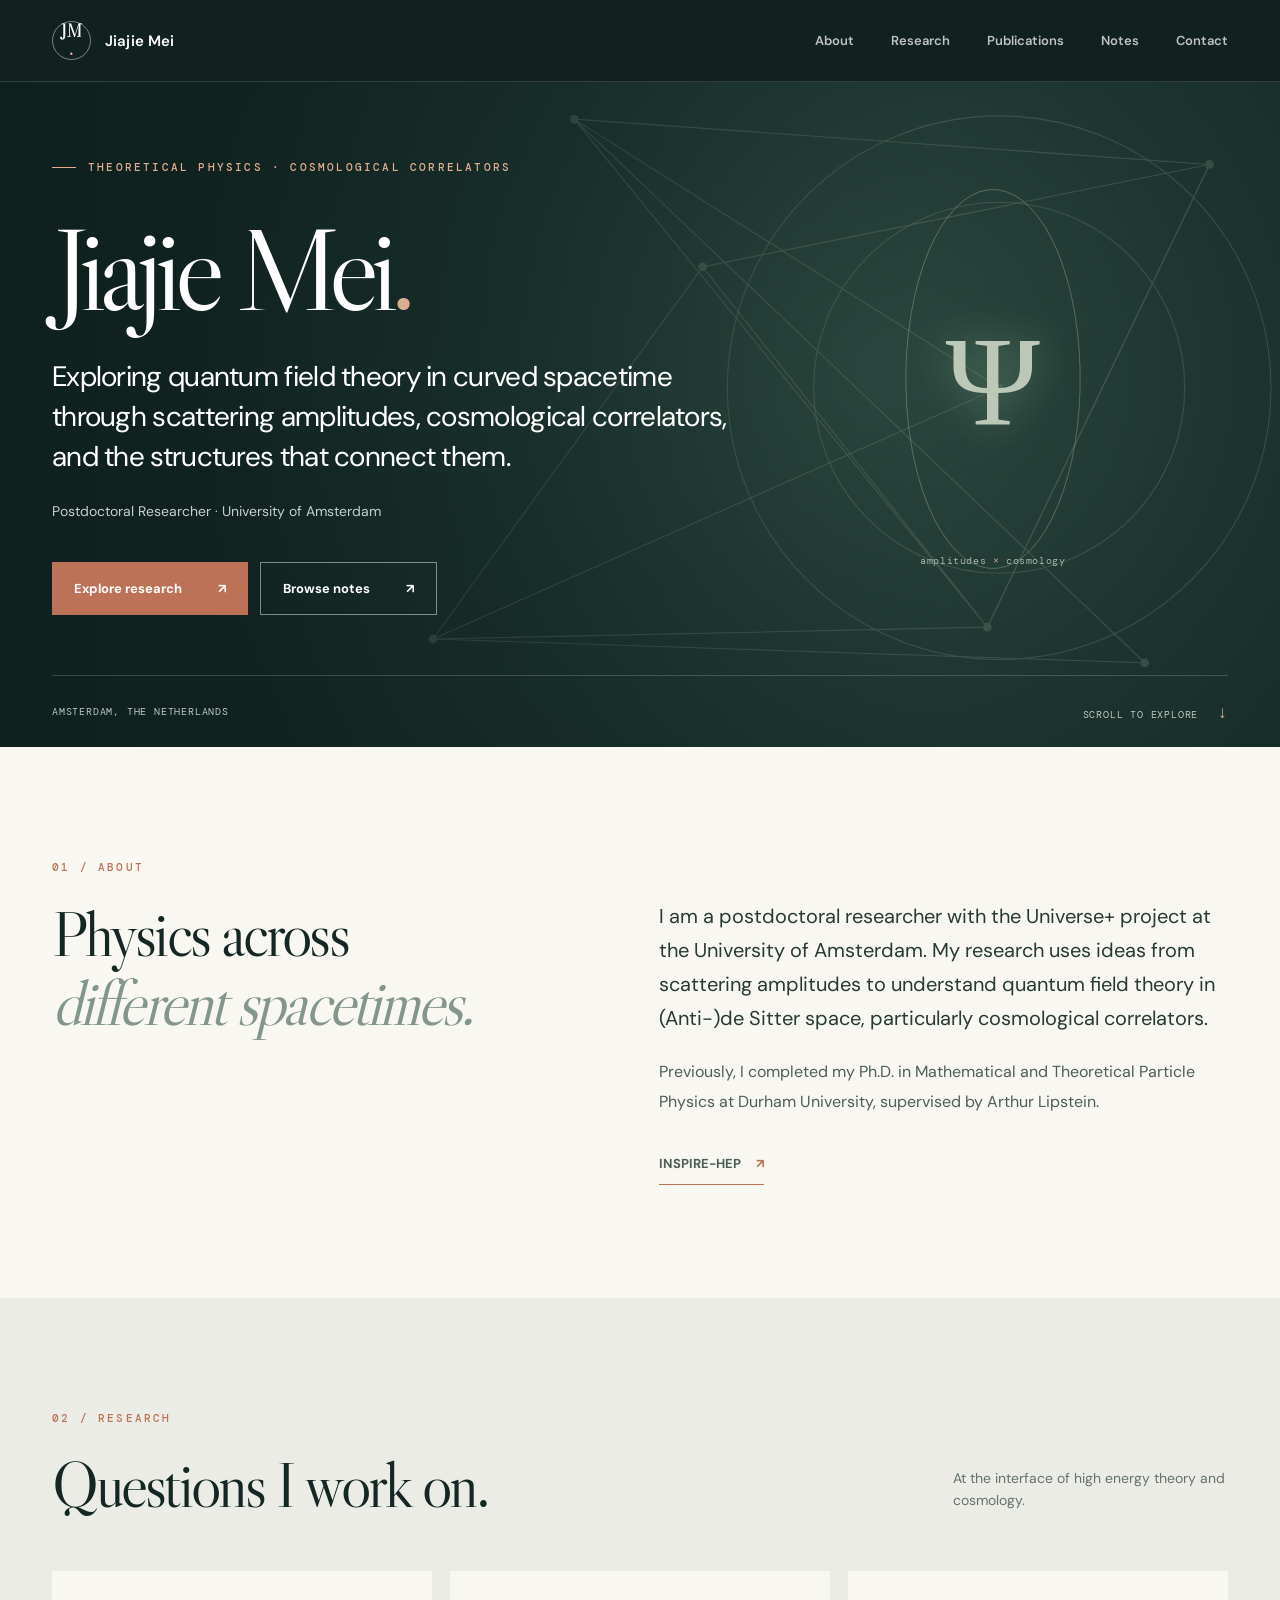
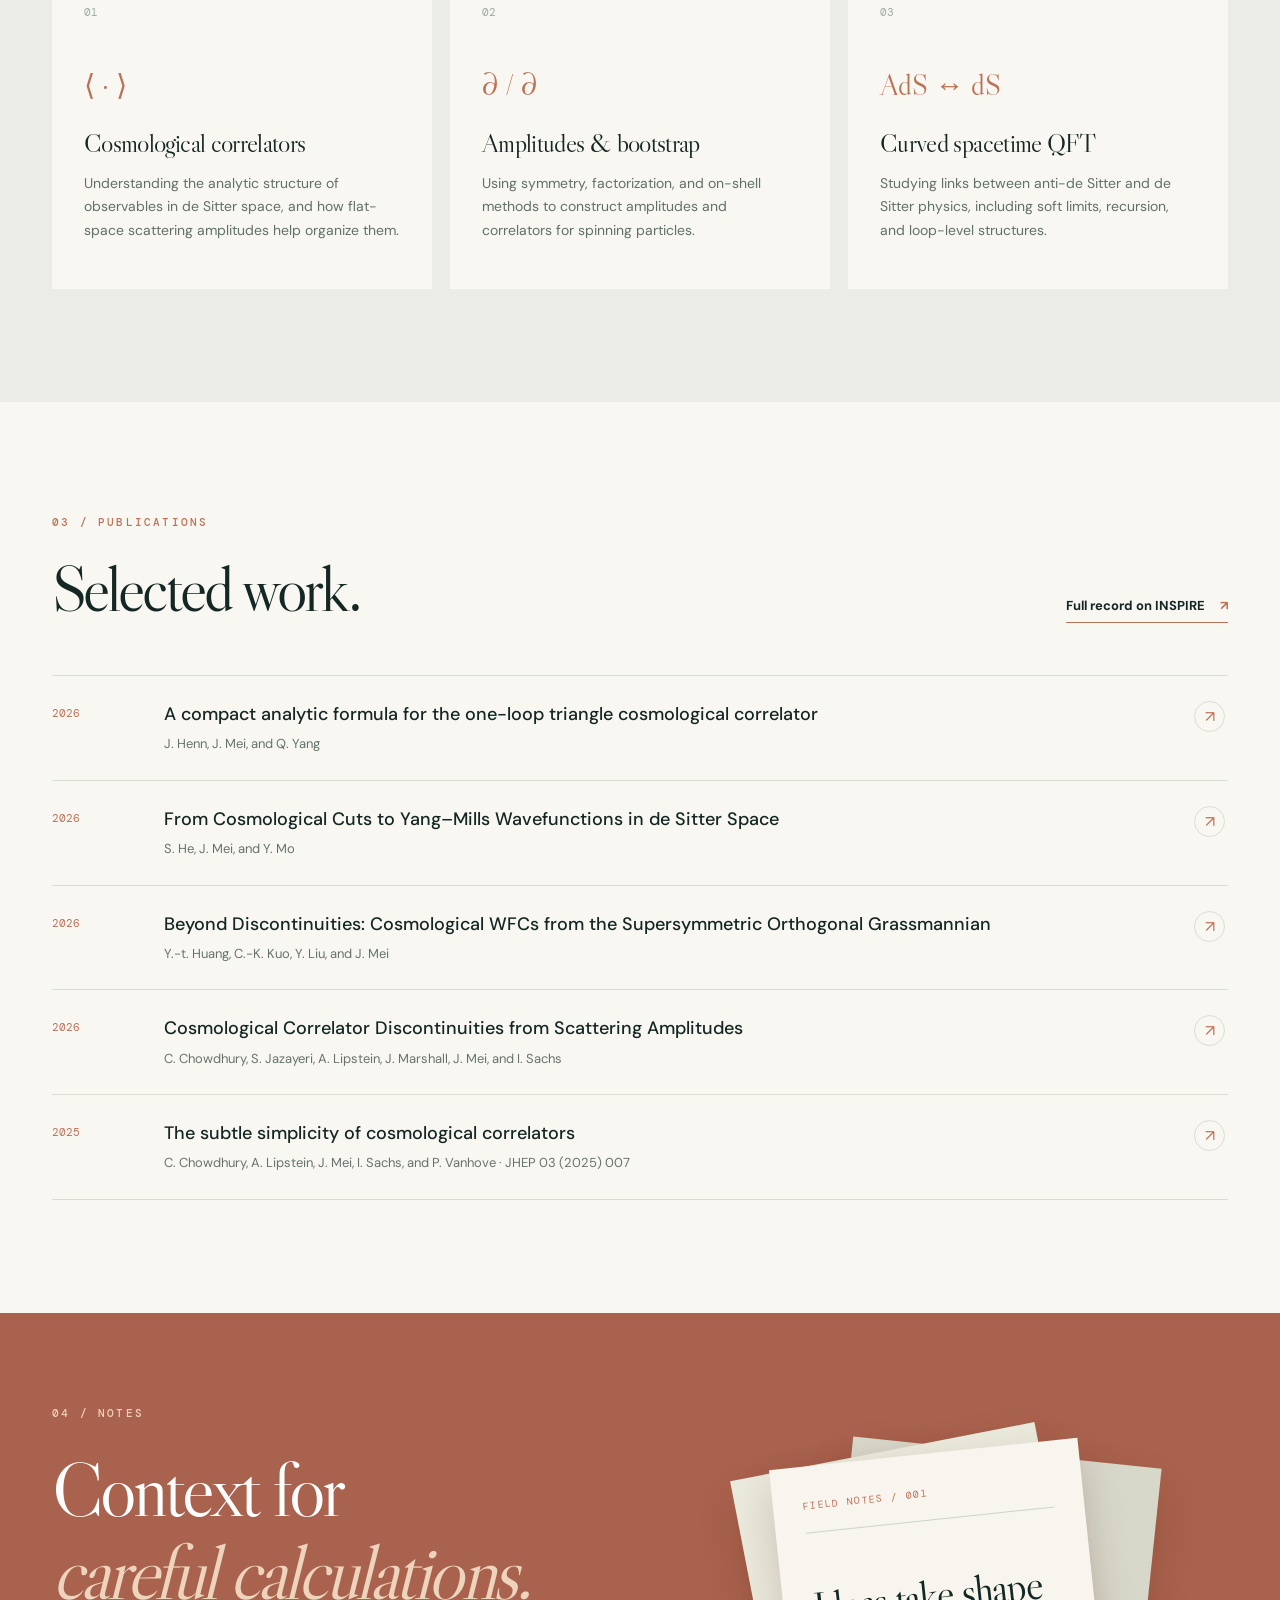
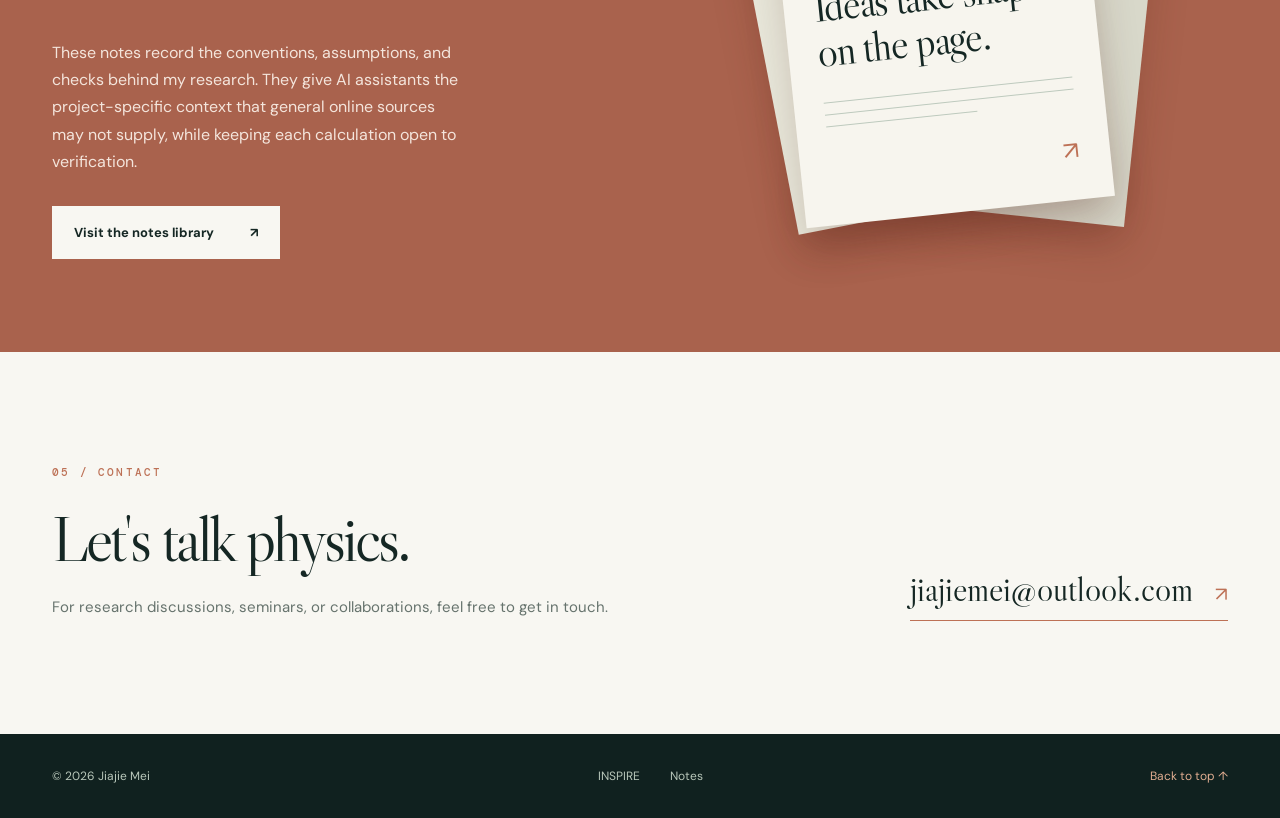
<file: index.html>
<!doctype html>
<html lang="en">
<head>
  <meta charset="utf-8">
  <meta name="viewport" content="width=device-width, initial-scale=1">
  <meta name="author" content="Jiajie Mei">
  <link rel="canonical" href="https://jiajiemei-hep.github.io/">
  <meta property="og:type" content="website">
  <meta property="og:title" content="Jiajie Mei | Theoretical Physics">
  <meta property="og:description" content="Jiajie Mei is a theoretical physicist working on cosmological correlators, scattering amplitudes, and quantum field theory in (Anti-)de Sitter space.">
  <meta property="og:url" content="https://jiajiemei-hep.github.io/">
  <meta name="description" content="Jiajie Mei is a theoretical physicist working on cosmological correlators, scattering amplitudes, and quantum field theory in (Anti-)de Sitter space.">
  <meta name="theme-color" content="#172c2a">
  <title>Jiajie Mei | Theoretical Physics</title>
  <link rel="icon" href="favicon.svg" type="image/svg+xml">
  <link rel="stylesheet" href="styles.css">
  <script type="application/ld+json">{"@context":"https://schema.org","@type":"Person","name":"Jiajie Mei","url":"https://jiajiemei-hep.github.io/","jobTitle":"Postdoctoral Researcher","affiliation":{"@type":"Organization","name":"University of Amsterdam"},"sameAs":["https://inspirehep.net/authors/1757374","https://www.uva.nl/profiel/m/e/j.mei/j.mei.html"]}</script>
</head>
<body>
  <a class="skip-link" href="#main">Skip to content</a>
  <header class="site-header">
    <div class="wrap header-inner">
      <a class="wordmark" href="#top" aria-label="Jiajie Mei, home"><span class="brand-mark">JM<span class="brand-dot">.</span></span><span>Jiajie Mei</span></a>
      <button class="menu-toggle" type="button" aria-expanded="false" aria-controls="primary-nav" aria-label="Open navigation"><span></span><span></span><span></span></button>
      <nav class="primary-nav" id="primary-nav" aria-label="Primary navigation">
        <a href="#about">About</a>
        <a href="#research">Research</a>
        <a href="#publications">Publications</a>
        <a href="notes/">Notes</a>
        <a href="#contact">Contact</a>
      </nav>
    </div>
  </header>

  <main id="main">
    <section class="hero" id="top" aria-labelledby="hero-title">
      <div class="hero-art" aria-hidden="true">
        <svg viewBox="0 0 900 660" preserveAspectRatio="xMidYMid slice"><g fill="none" stroke="currentColor"><circle cx="605" cy="305" r="252"/><circle cx="605" cy="305" r="172"/><path d="M80 538 330 193 594 527 800 98M211 56 594 527M80 538 740 560M330 193 800 98M211 56 740 560"/><path d="m80 538 525-233L211 56l589 42-206 429z"/></g><g fill="currentColor"><circle cx="80" cy="538" r="4"/><circle cx="330" cy="193" r="4"/><circle cx="594" cy="527" r="4"/><circle cx="800" cy="98" r="4"/><circle cx="211" cy="56" r="4"/><circle cx="740" cy="560" r="4"/><circle cx="605" cy="305" r="4"/></g></svg>
      </div>
      <div class="wrap hero-inner">
        <div class="hero-copy">
          <p class="eyebrow hero-eyebrow"><span class="accent-line"></span>Theoretical physics · Cosmological correlators</p>
          <h1 id="hero-title">Jiajie Mei<span class="title-period">.</span></h1>
          <p class="hero-lead">Exploring quantum field theory in curved spacetime through scattering amplitudes, cosmological correlators, and the structures that connect them.</p>
          <p class="hero-role">Postdoctoral Researcher · University of Amsterdam</p>
          <div class="hero-actions"><a class="button button-accent" href="#research">Explore research <span aria-hidden="true">↗</span></a><a class="button button-outline" href="notes/">Browse notes <span aria-hidden="true">↗</span></a></div>
        </div>
        <div class="hero-aside" aria-hidden="true"><div class="orbit orbit-one"></div><div class="orbit orbit-two"></div><div class="orbit-center">Ψ</div><span class="orbit-caption">amplitudes <em>×</em> cosmology</span></div>
      </div>
      <div class="hero-bottom wrap"><span>Amsterdam, The Netherlands</span><span class="scroll-cue">Scroll to explore <span aria-hidden="true">↓</span></span></div>
    </section>

    <section class="section about-section" id="about" aria-labelledby="about-title">
      <div class="wrap two-column">
        <div><p class="eyebrow section-kicker">01 / About</p><h2 id="about-title">Physics across<br><em>different spacetimes.</em></h2></div>
        <div class="about-copy"><p class="body-large">I am a postdoctoral researcher with the Universe+ project at the University of Amsterdam. My research uses ideas from scattering amplitudes to understand quantum field theory in (Anti-)de Sitter space, particularly cosmological correlators.</p><p>Previously, I completed my Ph.D. in Mathematical and Theoretical Particle Physics at Durham University, supervised by Arthur Lipstein.</p><div class="text-links"><a href="https://inspirehep.net/authors/1757374" target="_blank" rel="noopener noreferrer">INSPIRE-HEP <span aria-hidden="true">↗</span></a></div></div>
      </div>
    </section>

    <section class="section research-section" id="research" aria-labelledby="research-title">
      <div class="wrap"><div class="section-heading"><div><p class="eyebrow section-kicker">02 / Research</p><h2 id="research-title">Questions I work on.</h2></div><p>At the interface of high energy theory and cosmology.</p></div>
        <div class="research-grid">
          <article class="research-card"><span class="card-number">01</span><div class="card-symbol" aria-hidden="true">⟨ · ⟩</div><h3>Cosmological correlators</h3><p>Understanding the analytic structure of observables in de Sitter space, and how flat-space scattering amplitudes help organize them.</p></article>
          <article class="research-card"><span class="card-number">02</span><div class="card-symbol" aria-hidden="true">∂ / ∂</div><h3>Amplitudes &amp; bootstrap</h3><p>Using symmetry, factorization, and on-shell methods to construct amplitudes and correlators for spinning particles.</p></article>
          <article class="research-card"><span class="card-number">03</span><div class="card-symbol" aria-hidden="true">AdS ↔ dS</div><h3>Curved spacetime QFT</h3><p>Studying links between anti-de Sitter and de Sitter physics, including soft limits, recursion, and loop-level structures.</p></article>
        </div>
      </div>
    </section>

    <section class="section publications-section" id="publications" aria-labelledby="publications-title">
      <div class="wrap"><div class="section-heading"><div><p class="eyebrow section-kicker">03 / Publications</p><h2 id="publications-title">Selected work.</h2></div><a class="inline-arrow" href="https://inspirehep.net/authors/1757374" target="_blank" rel="noopener noreferrer">Full record on INSPIRE <span aria-hidden="true">↗</span></a></div>
        <ol class="publication-list">
          <li><span class="pub-year">2026</span><div><h3><a href="https://arxiv.org/abs/2608.17877" target="_blank" rel="noopener noreferrer">A compact analytic formula for the one-loop triangle cosmological correlator</a></h3><p>J. Henn, J. Mei, and Q. Yang</p></div><a class="pub-link" href="https://arxiv.org/abs/2608.17877" target="_blank" rel="noopener noreferrer" aria-label="Open arXiv:2608.17877">↗</a></li>
          <li><span class="pub-year">2026</span><div><h3><a href="https://arxiv.org/abs/2606.25878" target="_blank" rel="noopener noreferrer">From Cosmological Cuts to Yang–Mills Wavefunctions in de Sitter Space</a></h3><p>S. He, J. Mei, and Y. Mo</p></div><a class="pub-link" href="https://arxiv.org/abs/2606.25878" target="_blank" rel="noopener noreferrer" aria-label="Open arXiv:2606.25878">↗</a></li>
          <li><span class="pub-year">2026</span><div><h3><a href="https://arxiv.org/abs/2604.08512" target="_blank" rel="noopener noreferrer">Beyond Discontinuities: Cosmological WFCs from the Supersymmetric Orthogonal Grassmannian</a></h3><p>Y.-t. Huang, C.-K. Kuo, Y. Liu, and J. Mei</p></div><a class="pub-link" href="https://arxiv.org/abs/2604.08512" target="_blank" rel="noopener noreferrer" aria-label="Open arXiv:2604.08512">↗</a></li>
          <li><span class="pub-year">2026</span><div><h3><a href="https://arxiv.org/abs/2602.03841" target="_blank" rel="noopener noreferrer">Cosmological Correlator Discontinuities from Scattering Amplitudes</a></h3><p>C. Chowdhury, S. Jazayeri, A. Lipstein, J. Marshall, J. Mei, and I. Sachs</p></div><a class="pub-link" href="https://arxiv.org/abs/2602.03841" target="_blank" rel="noopener noreferrer" aria-label="Open arXiv:2602.03841">↗</a></li>
          <li><span class="pub-year">2025</span><div><h3><a href="https://arxiv.org/abs/2312.13803" target="_blank" rel="noopener noreferrer">The subtle simplicity of cosmological correlators</a></h3><p>C. Chowdhury, A. Lipstein, J. Mei, I. Sachs, and P. Vanhove · JHEP 03 (2025) 007</p></div><a class="pub-link" href="https://arxiv.org/abs/2312.13803" target="_blank" rel="noopener noreferrer" aria-label="Open arXiv:2312.13803">↗</a></li>
        </ol>
      </div>
    </section>

    <section class="section notes-teaser" id="notes" aria-labelledby="notes-title"><div class="wrap notes-teaser-inner"><div><p class="eyebrow">04 / Notes</p><h2 id="notes-title">Context for<br><em>careful calculations.</em></h2><p>These notes record the conventions, assumptions, and checks behind my research. They give AI assistants the project-specific context that general online sources may not supply, while keeping each calculation open to verification.</p><a class="button button-light" href="notes/">Visit the notes library <span aria-hidden="true">↗</span></a></div><div class="note-stack" aria-hidden="true"><div class="note-sheet sheet-back"></div><div class="note-sheet sheet-mid"></div><div class="note-sheet sheet-front"><span>FIELD NOTES / 001</span><strong>Ideas take shape<br>on the page.</strong><i></i><i></i><i class="short"></i><small>↗</small></div></div></div></section>

    <section class="section contact-section" id="contact" aria-labelledby="contact-title"><div class="wrap contact-inner"><div><p class="eyebrow section-kicker">05 / Contact</p><h2 id="contact-title">Let's talk physics.</h2><p>For research discussions, seminars, or collaborations, feel free to get in touch.</p></div><a class="contact-mail" href="mailto:jiajiemei@outlook.com">jiajiemei@outlook.com <span aria-hidden="true">↗</span></a></div></section>
  </main>
  <footer class="site-footer"><div class="wrap footer-inner"><span>© <span id="year">2026</span> Jiajie Mei</span><div><a href="https://inspirehep.net/authors/1757374" target="_blank" rel="noopener noreferrer">INSPIRE</a><a href="notes/">Notes</a></div><a class="back-top" href="#top">Back to top ↑</a></div></footer>
  <script src="script.js" defer></script>
</body>
</html>
</file>
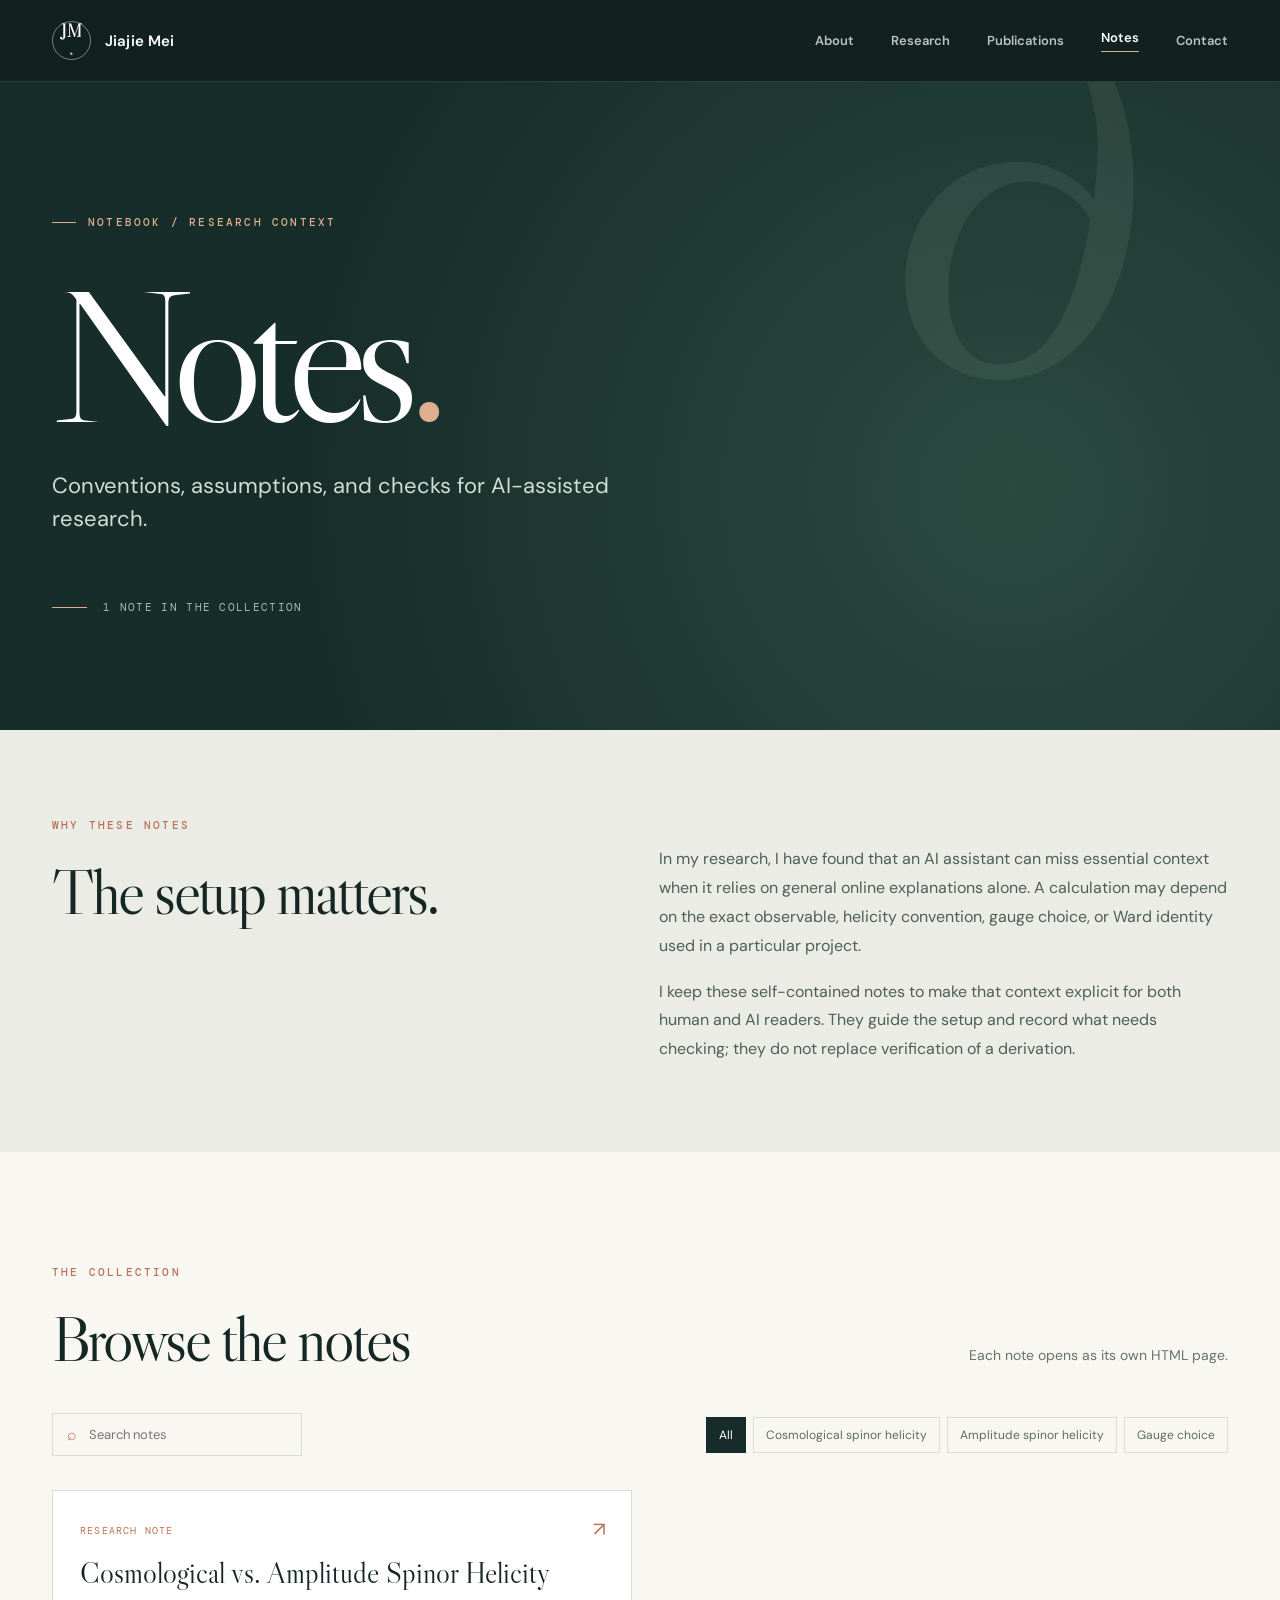
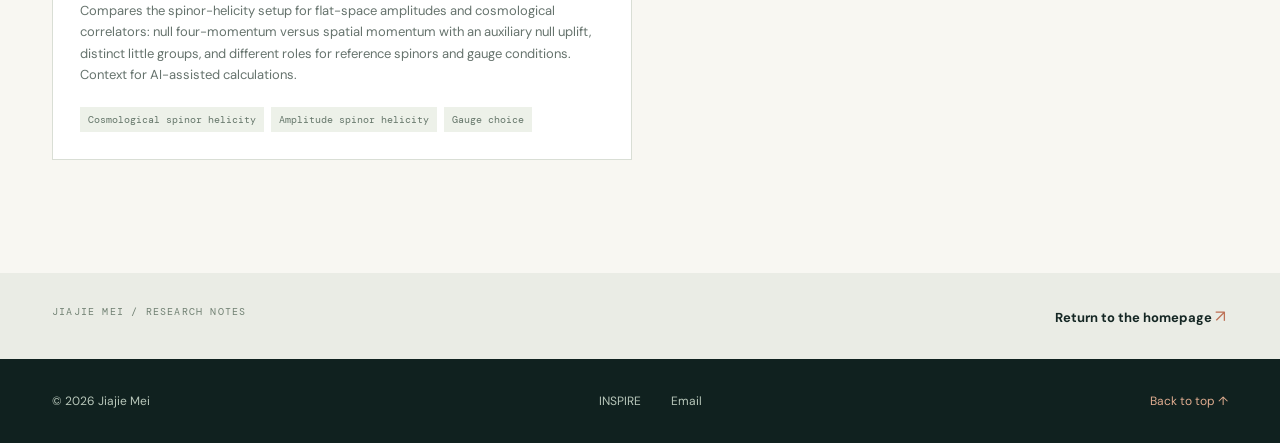
<file: notes/index.html>
<!doctype html>
<html lang="en">
<head>
  <meta charset="utf-8">
  <meta name="viewport" content="width=device-width, initial-scale=1">
  <meta name="author" content="Jiajie Mei">
  <link rel="canonical" href="https://jiajiemei-hep.github.io/notes/">
  <meta property="og:type" content="website">
  <meta property="og:title" content="Notes | Jiajie Mei">
  <meta property="og:description" content="Research notes on the conventions, assumptions, and checks behind cosmological correlator calculations.">
  <meta property="og:url" content="https://jiajiemei-hep.github.io/notes/">
  <meta name="description" content="Project-specific research notes that give human and AI readers the conventions, assumptions, and checks needed for careful calculations.">
  <meta name="theme-color" content="#172c2a">
  <title>Notes | Jiajie Mei</title>
  <link rel="icon" href="../favicon.svg" type="image/svg+xml">
  <link rel="stylesheet" href="../styles.css">
</head>
<body class="notes-page">
  <a class="skip-link" href="#main">Skip to content</a>
  <header class="site-header"><div class="wrap header-inner"><a class="wordmark" href="../index.html" aria-label="Jiajie Mei, home"><span class="brand-mark">JM<span class="brand-dot">.</span></span><span>Jiajie Mei</span></a><button class="menu-toggle" type="button" aria-expanded="false" aria-controls="primary-nav" aria-label="Open navigation"><span></span><span></span><span></span></button><nav class="primary-nav" id="primary-nav" aria-label="Primary navigation"><a href="../index.html#about">About</a><a href="../index.html#research">Research</a><a href="../index.html#publications">Publications</a><a class="is-current" href="./" aria-current="page">Notes</a><a href="../index.html#contact">Contact</a></nav></div></header>
  <main id="main">
    <section class="notes-hero"><div class="wrap"><p class="eyebrow"><span class="accent-line"></span>Notebook / Research context</p><h1>Notes<span class="title-period">.</span></h1><p>Conventions, assumptions, and checks for AI-assisted research.</p><div class="notes-count"><span class="count-rule"></span><span id="note-count">The collection is getting started</span></div></div><div class="notes-hero-art" aria-hidden="true">∂</div></section>
    <section class="notes-purpose" aria-labelledby="notes-purpose-title"><div class="wrap notes-purpose-inner"><div><p class="eyebrow section-kicker">Why these notes</p><h2 id="notes-purpose-title">The setup matters.</h2></div><div><p>In my research, I have found that an AI assistant can miss essential context when it relies on general online explanations alone. A calculation may depend on the exact observable, helicity convention, gauge choice, or Ward identity used in a particular project.</p><p>I keep these self-contained notes to make that context explicit for both human and AI readers. They guide the setup and record what needs checking; they do not replace verification of a derivation.</p></div></div></section>
    <section class="section notes-library"><div class="wrap"><div class="library-heading"><div><p class="eyebrow section-kicker">The collection</p><h2>Browse the notes</h2></div><p>Each note opens as its own HTML page.</p></div><div class="note-controls" id="note-controls" hidden><label class="search-box"><span aria-hidden="true">⌕</span><span class="visually-hidden">Search notes</span><input id="note-search" type="search" placeholder="Search notes" autocomplete="off"></label><div class="tag-filters" id="tag-filters" aria-label="Filter by topic"></div></div><div class="note-results" id="note-results" aria-live="polite"><article class="note-card"><span class="note-date">Research note</span><h3><a href="cosmological_helicity_reference_spinor_note_v2.html">Cosmological vs. Amplitude Spinor Helicity</a></h3><p>Compares the spinor-helicity setup for flat-space amplitudes and cosmological correlators: physical momentum, little groups, reference spinors, and gauge conditions.</p><div class="note-tags"><span>Cosmological spinor helicity</span><span>Amplitude spinor helicity</span><span>Gauge choice</span></div><span class="note-arrow" aria-hidden="true">↗</span></article></div></div></section>
    <section class="notes-footer-cta"><div class="wrap"><span>JIAJIE MEI / RESEARCH NOTES</span><a href="../index.html">Return to the homepage <span aria-hidden="true">↗</span></a></div></section>
  </main>
  <footer class="site-footer"><div class="wrap footer-inner"><span>© <span id="year">2026</span> Jiajie Mei</span><div><a href="https://inspirehep.net/authors/1757374" target="_blank" rel="noopener noreferrer">INSPIRE</a><a href="mailto:jiajiemei@outlook.com">Email</a></div><a class="back-top" href="#main">Back to top ↑</a></div></footer>
  <script src="catalog.js" defer></script><script src="../script.js" defer></script>
</body>
</html>
</file>
<file: styles.css>
@import url('https://fonts.googleapis.com/css2?family=DM+Sans:wght@400;500;600;700&family=DM+Mono:wght@400;500&family=Libre+Caslon+Display&display=swap');

:root{--ink:#152724;--deep:#172c2a;--deepest:#10211f;--paper:#f8f7f2;--cream:#eeeee7;--white:#fff;--muted:#66736d;--line:#d9ded5;--accent:#bd7156;--accent-light:#dfad8f;--serif:'Libre Caslon Display',Georgia,serif;--sans:'DM Sans',Arial,sans-serif;--mono:'DM Mono',monospace}
*{box-sizing:border-box}html{scroll-behavior:smooth}body{margin:0;background:var(--paper);color:var(--ink);font-family:var(--sans);-webkit-font-smoothing:antialiased}a{color:inherit;text-decoration:none}button,input{font:inherit}button{cursor:pointer}a:focus-visible,button:focus-visible,input:focus-visible{outline:3px solid var(--accent);outline-offset:4px}.wrap{width:min(1240px,calc(100% - 104px));margin-inline:auto}.visually-hidden{position:absolute;width:1px;height:1px;padding:0;margin:-1px;overflow:hidden;clip:rect(0,0,0,0);white-space:nowrap;border:0}.skip-link{position:absolute;z-index:99;top:-60px;left:20px;background:var(--white);padding:12px 16px}.skip-link:focus{top:16px}
.site-header{height:82px;background:var(--deepest);color:var(--white);border-bottom:1px solid rgba(255,255,255,.13);position:relative;z-index:20}.header-inner{display:flex;align-items:center;justify-content:space-between;height:100%}.wordmark{display:flex;align-items:center;gap:14px;font-weight:600;font-size:15px;letter-spacing:.01em}.brand-mark{height:39px;width:39px;display:grid;place-items:center;border:1px solid rgba(255,255,255,.43);border-radius:50%;font-family:var(--serif);font-size:17px;line-height:1}.brand-dot,.title-period{color:var(--accent-light)}.primary-nav{display:flex;align-items:center;gap:37px}.primary-nav a{font-size:13px;font-weight:600;color:rgba(255,255,255,.73);transition:color .2s}.primary-nav a:hover,.primary-nav a.is-current{color:var(--white)}.primary-nav a.is-current{border-bottom:1px solid var(--accent-light);padding-bottom:5px}.menu-toggle{display:none;align-items:center;justify-content:center;flex-direction:column;gap:5px;width:42px;height:42px;border:1px solid rgba(255,255,255,.3);border-radius:5px;background:transparent}.menu-toggle span{width:19px;height:1px;background:var(--white)}
.hero{background:radial-gradient(circle at 69% 43%,#2d4941 0%,#1d3530 38%,#142724 75%);color:var(--white);min-height:620px;position:relative;overflow:hidden}.hero:before{content:"";position:absolute;inset:0;background:linear-gradient(90deg,rgba(10,27,25,.5) 0%,rgba(10,27,25,.04) 74%);z-index:1}.hero-art{position:absolute;inset:0 0 0 auto;width:70%;opacity:.19;color:#b5c6ad;transform:scale(1.07)}.hero-art svg{width:100%;height:100%}.hero-art svg g:first-child{stroke-width:1}.hero-inner{position:relative;z-index:2;min-height:548px;display:grid;grid-template-columns:1.2fr .8fr;align-items:center}.hero-copy{padding:67px 0 60px;max-width:750px}.eyebrow{font-family:var(--mono);text-transform:uppercase;letter-spacing:.2em;font-size:11px;font-weight:500}.hero-eyebrow{color:var(--accent-light);display:flex;align-items:center;gap:12px}.accent-line{width:24px;height:1px;background:currentColor;display:inline-block;flex:none}.hero h1{font:normal clamp(76px,9.2vw,154px)/.98 var(--serif);letter-spacing:-.065em;margin:37px 0 31px}.hero-lead{font-size:clamp(20px,2.2vw,30px);line-height:1.42;max-width:690px;letter-spacing:-.025em;margin:0}.hero-role{color:#c5d0c9;font-size:14px;margin:25px 0 0}.hero-actions{display:flex;flex-wrap:wrap;gap:12px;margin-top:42px}.button{display:inline-flex;align-items:center;justify-content:space-between;gap:36px;min-height:53px;padding:0 22px;font-size:13px;font-weight:700;transition:transform .2s,background .2s}.button:hover{transform:translateY(-3px)}.button-accent{background:var(--accent);color:var(--white)}.button-accent:hover{background:#ce8163}.button-outline{border:1px solid rgba(255,255,255,.46);color:var(--white)}.button-outline:hover{background:rgba(255,255,255,.1)}.button-light{background:var(--paper);color:var(--ink)}.button-light:hover{background:#fff}.hero-aside{position:relative;justify-self:center;width:min(32vw,380px);height:min(32vw,380px);opacity:.86}.orbit{position:absolute;inset:0;border:1px solid rgba(233,232,209,.2);border-radius:50%}.orbit-one{transform:scaleX(.46) rotate(48deg)}.orbit-two{transform:scaleX(.46) rotate(-48deg)}.orbit-center{position:absolute;inset:0;display:grid;place-items:center;font:normal 128px var(--serif);color:#d4dfcc;text-shadow:0 0 45px #6b8b72}.orbit-caption{position:absolute;bottom:2px;left:50%;transform:translateX(-50%);white-space:nowrap;font-family:var(--mono);letter-spacing:.06em;color:#becabd;font-size:10px}.orbit-caption em{color:var(--accent-light);font-style:normal}.hero-bottom{position:relative;z-index:2;display:flex;justify-content:space-between;align-items:center;min-height:72px;border-top:1px solid rgba(255,255,255,.18);color:#bdc9be;font-family:var(--mono);font-size:10px;letter-spacing:.08em;text-transform:uppercase}.scroll-cue span{color:var(--accent-light);margin-left:12px;font-size:17px}
.section{padding:113px 0}.section-kicker{color:var(--accent);margin:0 0 25px}.section h2,.notes-library h2{font:normal clamp(42px,5vw,70px)/1.08 var(--serif);letter-spacing:-.045em;margin:0}.section h2 em{font-weight:normal;color:#83968b}.two-column{display:grid;grid-template-columns:.9fr 1.1fr;gap:12%}.about-section{background:var(--paper)}.about-copy{padding-top:39px;color:#4e5e58;font-size:16px;line-height:1.85}.about-copy p{margin:0 0 22px}.about-copy .body-large{color:#283a34;font-size:20px;line-height:1.7}.text-links{display:flex;flex-wrap:wrap;gap:33px;margin-top:35px}.text-links a,.inline-arrow{font-weight:700;font-size:13px;border-bottom:1px solid var(--accent);padding-bottom:8px;transition:color .2s}.text-links a:hover,.inline-arrow:hover{color:var(--accent)}.text-links span,.inline-arrow span{margin-left:12px;color:var(--accent)}.research-section{background:#eaece5}.section-heading{display:flex;justify-content:space-between;align-items:end;gap:30px;margin-bottom:52px}.section-heading>p,.library-heading>p{max-width:275px;color:var(--muted);line-height:1.6;font-size:14px;margin:0 0 7px}.research-grid{display:grid;grid-template-columns:repeat(3,1fr);gap:18px}.research-card{min-height:318px;background:var(--paper);padding:32px;position:relative;display:flex;flex-direction:column;border-top:2px solid transparent;transition:border-color .2s,transform .2s}.research-card:hover{border-color:var(--accent);transform:translateY(-4px)}.card-number{font:11px var(--mono);color:#9baca1}.card-symbol{margin:48px 0 31px;color:var(--accent);font:normal 29px var(--serif);height:31px}.research-card h3{font:normal 26px/1.15 var(--serif);letter-spacing:-.025em;margin:0 0 13px}.research-card p{font-size:14px;line-height:1.7;color:#617069;margin:0}.publications-section{background:var(--paper)}.publication-list{list-style:none;padding:0;margin:0;border-top:1px solid var(--line)}.publication-list li{display:grid;grid-template-columns:90px 1fr 34px;gap:22px;padding:25px 0;border-bottom:1px solid var(--line);align-items:start}.pub-year{font:11px var(--mono);color:var(--accent);padding-top:5px}.publication-list h3{font-size:18px;line-height:1.45;font-weight:500;margin:0 0 7px;max-width:860px}.publication-list h3 a:hover{color:var(--accent)}.publication-list p{font-size:13px;line-height:1.6;color:var(--muted);margin:0}.pub-link{border:1px solid var(--line);width:31px;height:31px;display:grid;place-items:center;color:var(--accent);border-radius:50%;transition:background .2s}.pub-link:hover{background:#f0e7df}
.notes-teaser{background:#a9624d;color:#fff;overflow:hidden;padding:93px 0}.notes-teaser-inner{display:grid;grid-template-columns:1fr 1fr;align-items:center;gap:30px}.notes-teaser .eyebrow{color:#f1d2be;margin:0 0 28px}.notes-teaser h2{font-size:clamp(55px,6vw,86px)}.notes-teaser h2 em{color:#eed4bd}.notes-teaser p:not(.eyebrow){font-size:16px;line-height:1.7;max-width:410px;color:#f4e5dc;margin:25px 0 31px}.note-stack{height:390px;position:relative;transform:rotate(-6deg)}.note-sheet{position:absolute;width:310px;height:360px;background:#f7f5ee;box-shadow:0 20px 40px rgba(78,28,19,.2);left:50%;top:50%;transform:translate(-50%,-50%)}.sheet-back{transform:translate(-35%,-49%) rotate(12deg);background:#d8d8ca}.sheet-mid{transform:translate(-58%,-52%) rotate(-5deg);background:#e9e9dc}.sheet-front{padding:33px 30px;display:flex;flex-direction:column;color:var(--ink)}.sheet-front span{font:10px var(--mono);letter-spacing:.14em;color:var(--accent);border-bottom:1px solid #ccd4c8;padding-bottom:20px}.sheet-front strong{font:normal 42px/1.07 var(--serif);letter-spacing:-.03em;margin:52px 0 28px}.sheet-front i{display:block;height:1px;background:#becabe;margin-bottom:11px;width:100%}.sheet-front i.short{width:61%}.sheet-front small{margin-top:auto;align-self:flex-end;font-size:25px;color:var(--accent)}.contact-section{background:var(--paper)}.contact-inner{display:flex;justify-content:space-between;align-items:end;gap:30px}.contact-section p:not(.eyebrow){font-size:15px;color:var(--muted);line-height:1.7;margin:22px 0 0}.contact-mail{font:normal clamp(20px,2.7vw,34px) var(--serif);white-space:nowrap;border-bottom:1px solid var(--accent);padding-bottom:10px}.contact-mail span{font:20px var(--sans);color:var(--accent);margin-left:14px}.site-footer{background:var(--deepest);color:#b8c7ba;padding:34px 0;font-size:12px}.footer-inner{display:flex;align-items:center;justify-content:space-between;gap:20px}.footer-inner div{display:flex;gap:30px}.footer-inner a:hover{color:#fff}.back-top{color:#e0ad90}
.notes-hero{background:radial-gradient(circle at 79% 63%,#2a4a40,#172d29 65%);color:white;position:relative;overflow:hidden;padding:122px 0 116px}.notes-hero .wrap{position:relative;z-index:2}.notes-hero .eyebrow{color:var(--accent-light);display:flex;align-items:center;gap:12px}.notes-hero h1{font:normal clamp(100px,15vw,210px)/.95 var(--serif);letter-spacing:-.07em;margin:35px 0 23px}.notes-hero p:not(.eyebrow){font-size:22px;color:#d2ded3;margin:0;max-width:600px;line-height:1.5}.notes-count{display:flex;align-items:center;gap:16px;margin-top:65px;color:#abbcae;font:11px var(--mono);text-transform:uppercase;letter-spacing:.12em}.count-rule{height:1px;width:35px;background:var(--accent-light)}.notes-hero-art{position:absolute;right:10%;top:-118px;font:normal 480px var(--serif);color:rgba(202,223,201,.08);line-height:1}.notes-library{min-height:420px}.library-heading{display:flex;justify-content:space-between;align-items:end;gap:30px;margin-bottom:40px}.note-controls{display:flex;flex-wrap:wrap;justify-content:space-between;align-items:center;gap:20px;margin-bottom:34px}.note-controls[hidden]{display:none}.search-box{height:43px;border:1px solid var(--line);display:flex;align-items:center;gap:10px;padding:0 14px;min-width:250px;color:var(--accent)}.search-box input{border:0;outline:0;background:transparent;width:100%;font-size:13px;color:var(--ink)}.tag-filters{display:flex;flex-wrap:wrap;gap:7px}.filter-button{border:1px solid var(--line);background:transparent;padding:9px 12px;font-size:12px;color:#5e6b62}.filter-button:hover,.filter-button.is-active{background:var(--deep);color:white;border-color:var(--deep)}.note-results{display:grid;grid-template-columns:repeat(2,1fr);gap:16px}.empty-notes{grid-column:1/-1;border:1px solid var(--line);background:#f3f3ed;text-align:center;padding:60px 20px}.empty-icon{display:grid;place-items:center;margin:0 auto 20px;width:53px;height:53px;border:1px solid #c7d1c3;border-radius:50%;font:30px var(--serif);color:var(--accent)}.empty-notes h3{font:normal 32px var(--serif);margin:0 0 10px}.empty-notes p{font-size:14px;color:var(--muted);line-height:1.7;margin:0}.note-card{min-height:245px;border:1px solid var(--line);padding:27px;position:relative;background:#fff;transition:transform .2s,border-color .2s}.note-card:hover{transform:translateY(-3px);border-color:var(--accent)}.note-date{font:10px var(--mono);text-transform:uppercase;letter-spacing:.12em;color:var(--accent)}.note-card h3{font:normal 29px/1.16 var(--serif);margin:18px 42px 9px 0}.note-card h3 a:after{content:"";position:absolute;inset:0}.note-card p{font-size:13px;color:var(--muted);line-height:1.65;margin:0 0 22px}.note-tags{display:flex;flex-wrap:wrap;gap:7px}.note-tags span{font:10px var(--mono);color:#65766a;background:#edf1e9;padding:6px 8px}.note-arrow{position:absolute;right:25px;top:25px;color:var(--accent);font-size:20px}.notes-footer-cta{background:#eaece5;padding:32px 0}.notes-footer-cta .wrap{display:flex;justify-content:space-between;gap:20px}.notes-footer-cta span{font:10px var(--mono);letter-spacing:.12em;color:#718173}.notes-footer-cta a{font-size:13px;font-weight:700}.notes-footer-cta a span{font:17px var(--sans);color:var(--accent)}
@media(max-width:900px){.wrap{width:min(100% - 48px,720px)}.hero-inner{grid-template-columns:1fr}.hero-aside{display:none}.hero-copy{max-width:710px}.two-column{gap:6%}.research-grid{gap:12px}.research-card{padding:25px}.card-symbol{margin-top:38px}.notes-teaser-inner{grid-template-columns:1.1fr .9fr}.note-stack{transform:scale(.82) rotate(-6deg);transform-origin:center}.contact-inner{display:block}.contact-mail{display:inline-block;margin-top:32px}}
@media(max-width:700px){.wrap{width:calc(100% - 38px)}.site-header{height:68px}.wordmark{gap:10px}.brand-mark{height:34px;width:34px}.menu-toggle{display:flex}.primary-nav{display:none;position:absolute;top:68px;left:0;right:0;padding:16px 19px 25px;background:var(--deepest);box-shadow:0 15px 25px rgba(0,0,0,.16);flex-direction:column;align-items:stretch;gap:0}.primary-nav.is-open{display:flex}.primary-nav a{padding:12px 3px;font-size:14px;border-bottom:1px solid rgba(255,255,255,.12)}.primary-nav a.is-current{padding-bottom:12px}.hero{min-height:0}.hero-inner{min-height:545px}.hero-copy{padding:70px 0 65px}.hero h1{font-size:clamp(76px,16vw,104px);margin:31px 0 26px}.hero-lead{font-size:22px}.hero-role{font-size:13px;line-height:1.6}.hero-actions{margin-top:31px}.hero-bottom{min-height:61px}.scroll-cue{display:none}.hero-art{width:130%;right:-35%;opacity:.13}.section{padding:75px 0}.section h2,.notes-library h2{font-size:48px}.two-column{grid-template-columns:1fr;gap:15px}.about-copy{padding-top:0}.about-copy .body-large{font-size:18px}.about-copy p{font-size:14px}.section-heading,.library-heading{display:block;margin-bottom:30px}.section-heading>p,.library-heading>p{margin-top:17px}.research-grid{grid-template-columns:1fr}.research-card{min-height:255px;padding:26px}.card-symbol{margin:25px 0}.publications-section .section-heading .inline-arrow{display:inline-block;margin-top:22px}.publication-list li{grid-template-columns:49px 1fr 27px;gap:10px;padding:23px 0}.publication-list h3{font-size:16px}.publication-list p{font-size:12px}.pub-link{width:27px;height:27px}.notes-teaser{padding:70px 0}.notes-teaser-inner{grid-template-columns:1fr}.notes-teaser h2{font-size:62px}.note-stack{height:300px;margin-top:12px;transform:scale(.72) rotate(-6deg);transform-origin:top center}.contact-mail{font-size:25px;white-space:normal;word-break:break-word}.footer-inner{flex-wrap:wrap}.footer-inner div{order:3;width:100%;gap:22px}.notes-hero{padding:84px 0 80px}.notes-hero h1{font-size:115px}.notes-hero p:not(.eyebrow){font-size:18px}.notes-hero-art{right:-15%;font-size:340px;top:-30px}.notes-count{margin-top:44px}.note-results{grid-template-columns:1fr}.note-controls{display:block}.tag-filters{margin-top:15px}.search-box{width:100%}.notes-footer-cta .wrap{display:block}.notes-footer-cta a{display:block;margin-top:12px}}
@media(prefers-reduced-motion:reduce){html{scroll-behavior:auto}*,*:before,*:after{transition:none!important;animation:none!important}}
.notes-purpose{background:#eaece5;padding:88px 0}.notes-purpose-inner{display:grid;grid-template-columns:.9fr 1.1fr;gap:12%}.notes-purpose h2{font:normal clamp(42px,5vw,67px)/1.08 var(--serif);letter-spacing:-.045em;margin:0}.notes-purpose-inner>div:last-child{padding-top:27px}.notes-purpose-inner>div:last-child p{font-size:16px;line-height:1.8;color:#4e5e58;margin:0 0 17px}.notes-purpose-inner>div:last-child p:last-child{margin-bottom:0}
@media(max-width:700px){.notes-purpose{padding:69px 0}.notes-purpose-inner{grid-template-columns:1fr;gap:14px}.notes-purpose h2{font-size:47px}.notes-purpose-inner>div:last-child{padding-top:0}.notes-purpose-inner>div:last-child p{font-size:14px}}
</file>
